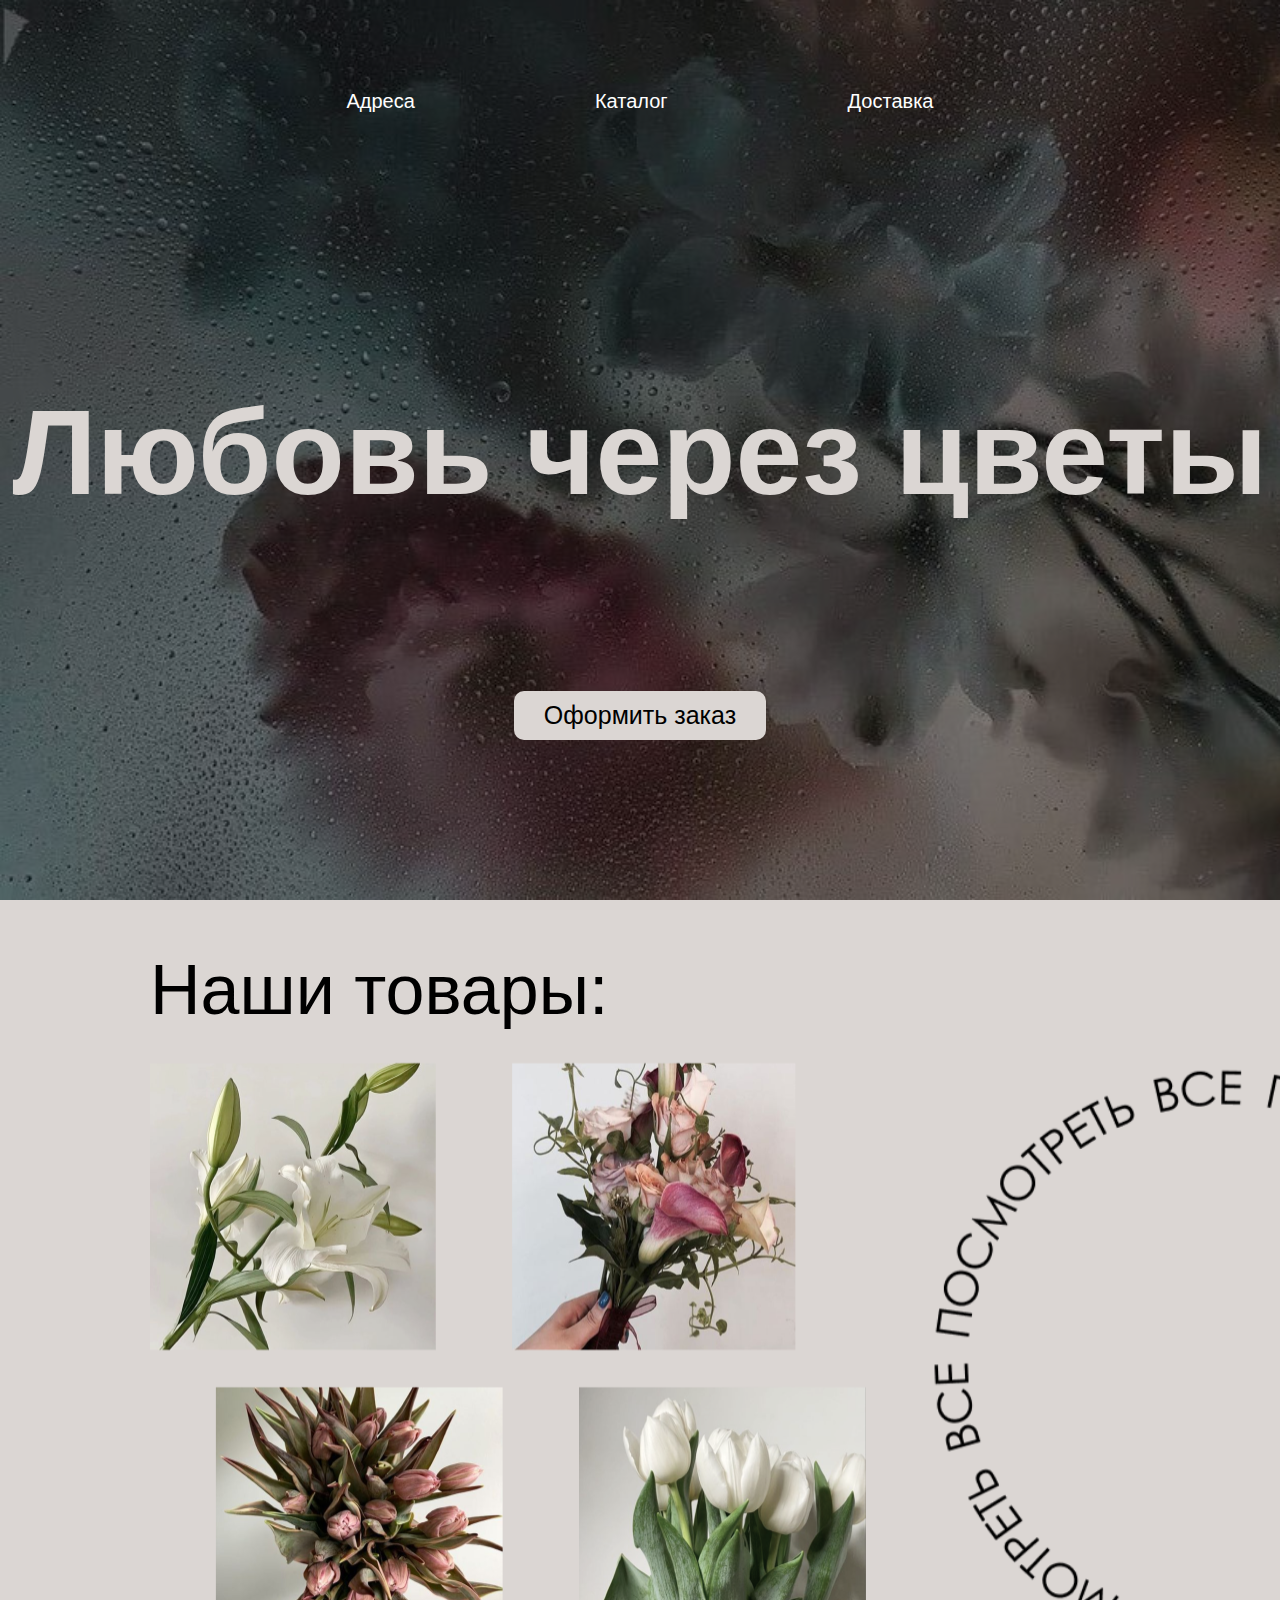
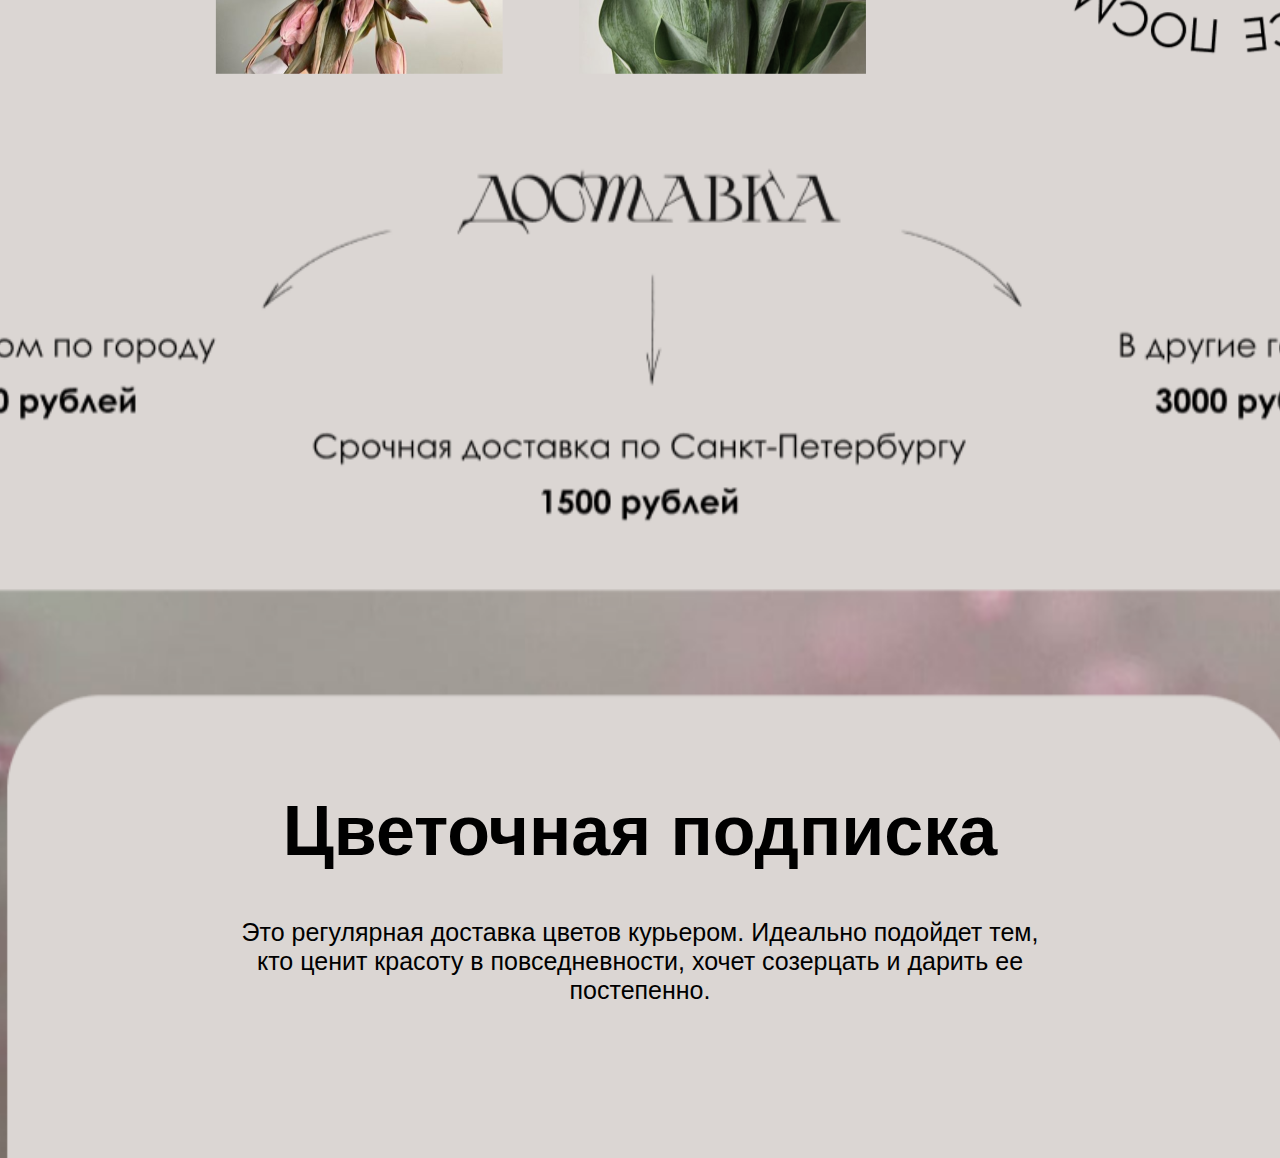
<file: index.html>
<!DOCTYPE html>
<html lang="en">
<head>
    <meta charset="UTF-8">
    <meta name="viewport" content="width=device-width, initial-scale=1.0">
    <title>Flowers_Site</title>
    <link rel="stylesheet" href="index.css">
</head>
<body>

    <section class="hero">
        <div class="overlay">
            <div class="content">
                <div class="top-bar">
                    <a href="" class="top-bar-link">Адреса</a>
                    <a href="./probnic.html" class="top-bar-link">Каталог</a>
                    <a href="" class="top-bar-link">Доставка</a>
                </div>
                <h1>Любовь через цветы</h1>
                <a href="#catalog" class="order-button">Оформить заказ</a>
            </div>
        </div>
    </section>

    <section id="catalog" class="products">
        <div class="section-heading">Наши товары:</div>
        <div class="product-content">
            <div class="product-imgs">
                <img class="product-img" src="glav_img/цветыверх.png" alt="картинки цветов сверху">
                <img src="glav_img/цветыниз.png" alt="картинки цветов снизу">
            </div>
            
            <img class="large-pic" src="glav_img/кнопка на каталог.png" alt="картинка посмотреть все" class="large-image">
        </div>
    </section>

    <section class="delivery">
        <div class="overlay">
            <div class="content">
                <h1>Цветочная подписка</h1>
                <p>Это регулярная доставка цветов курьером. Идеально подойдет тем, кто ценит красоту в повседневности, хочет созерцать и дарить ее постепенно.</p>
            </div>
        </div>
    </section>

</body>
</html>
</file>
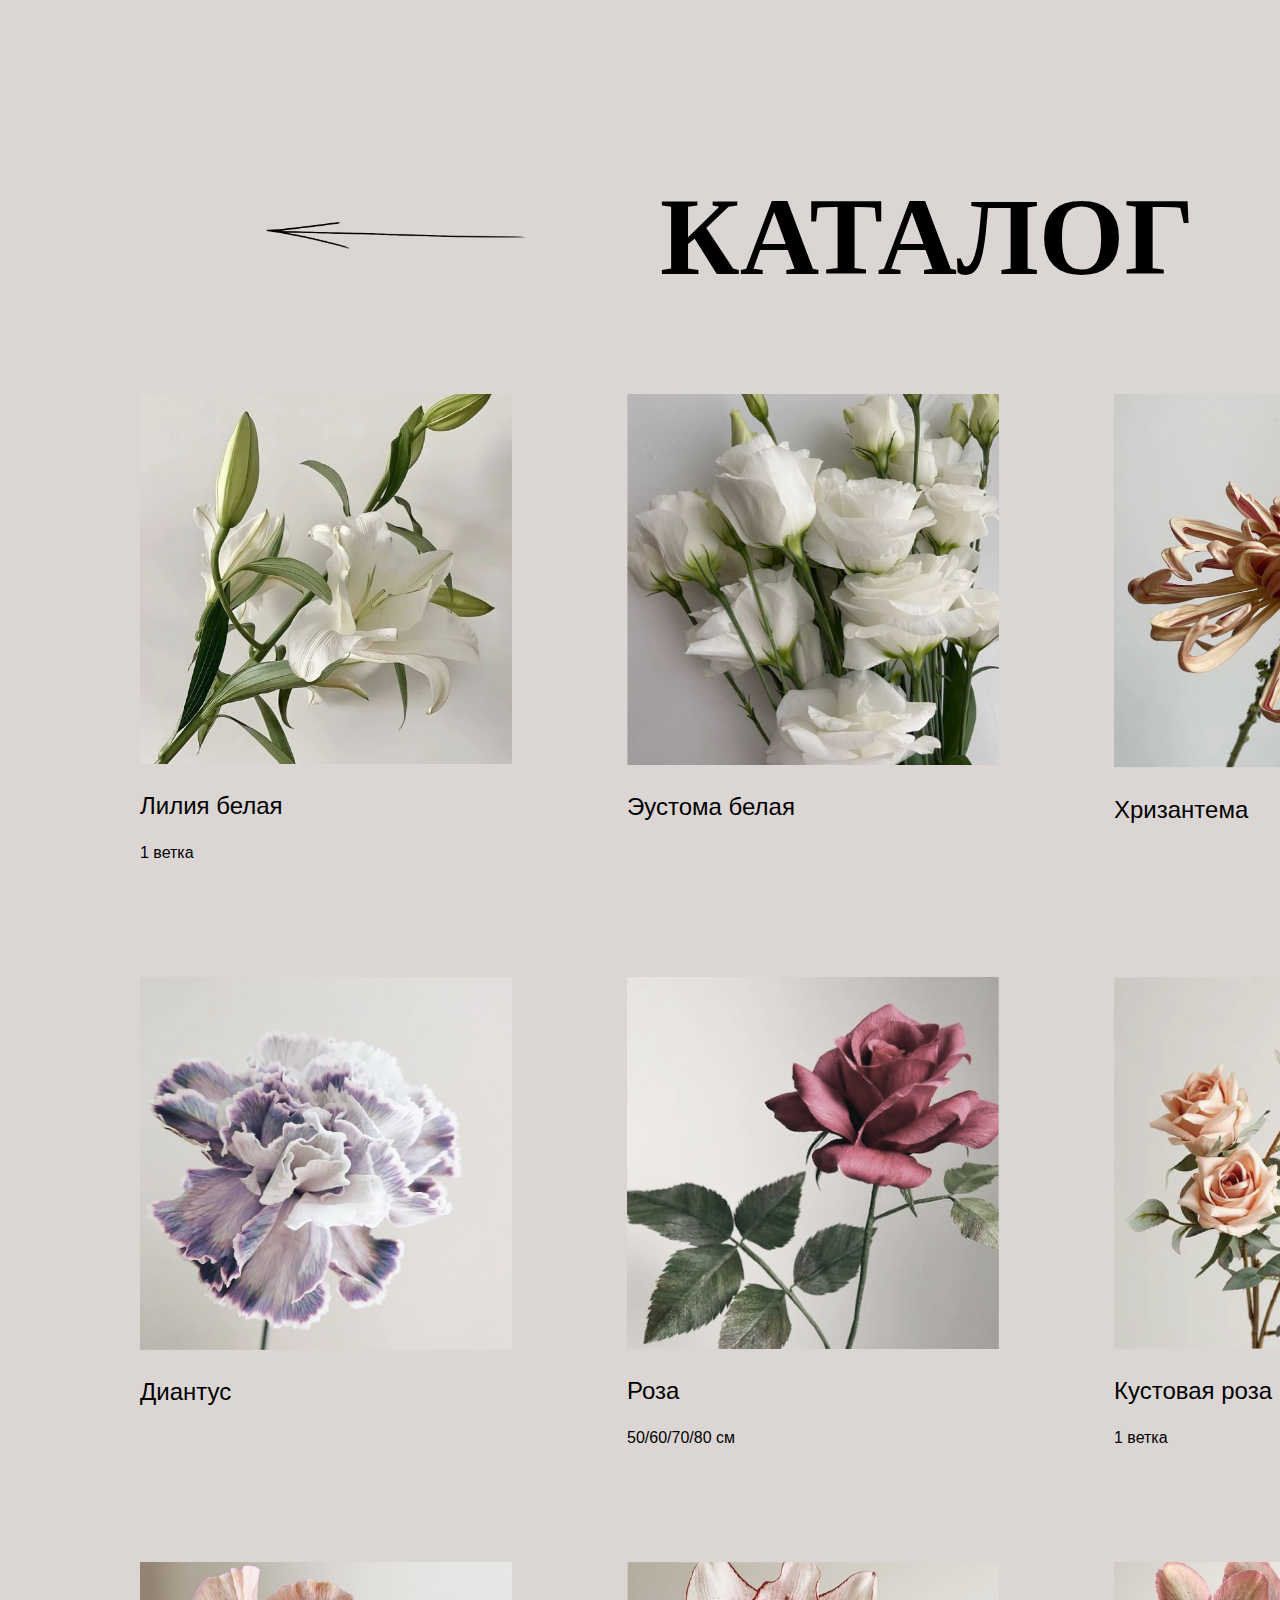
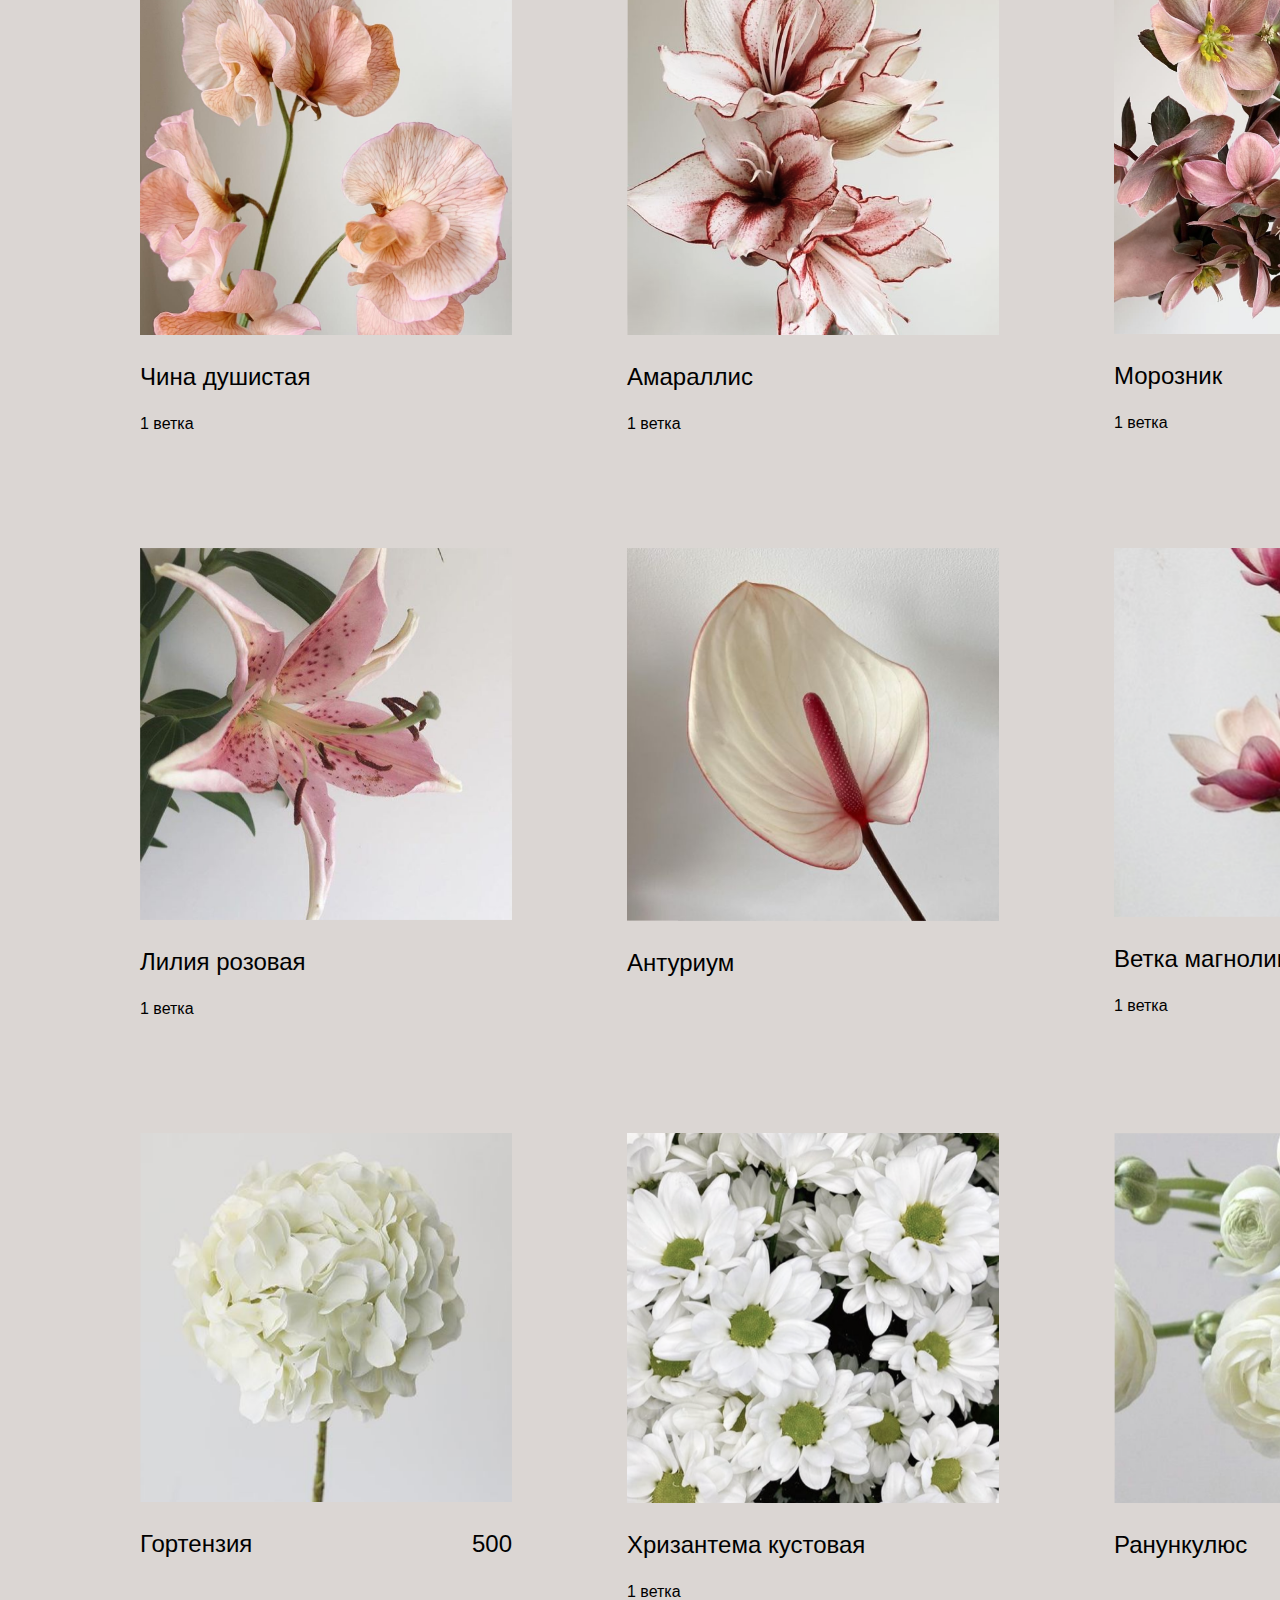
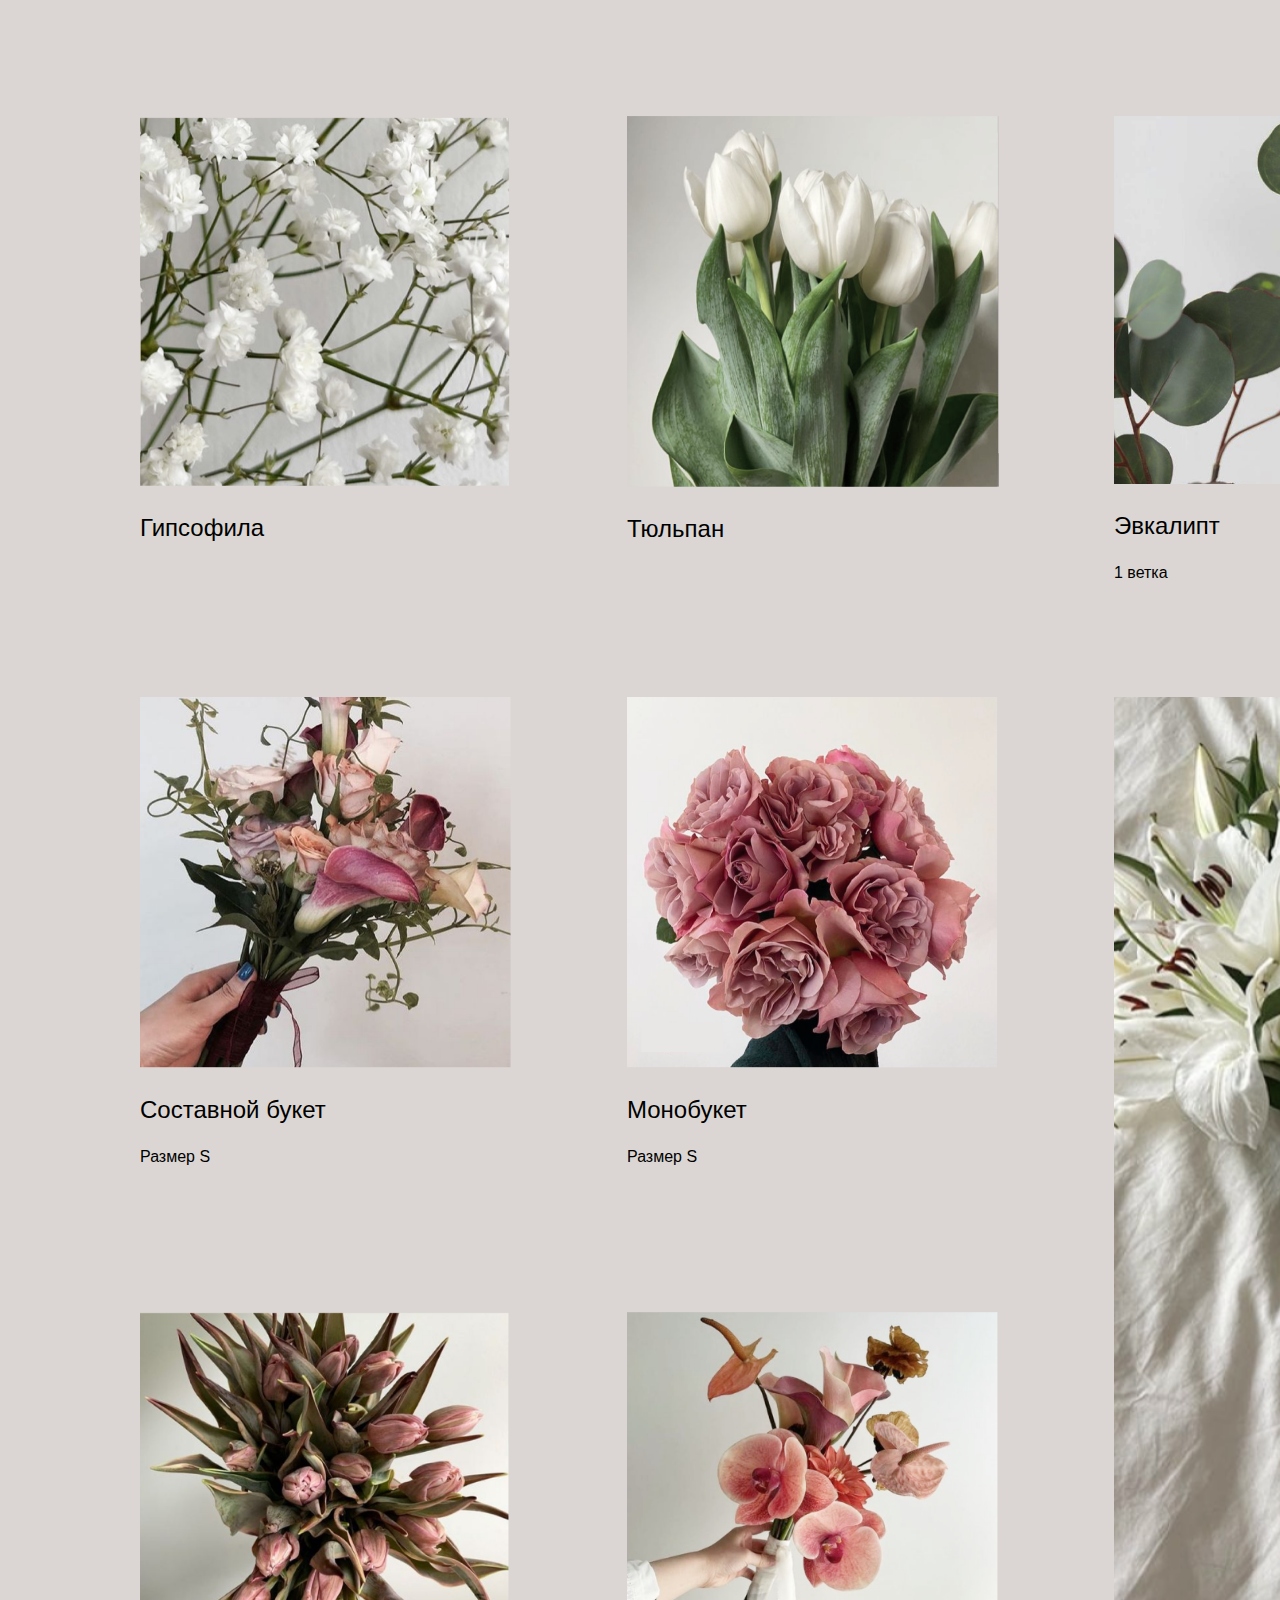
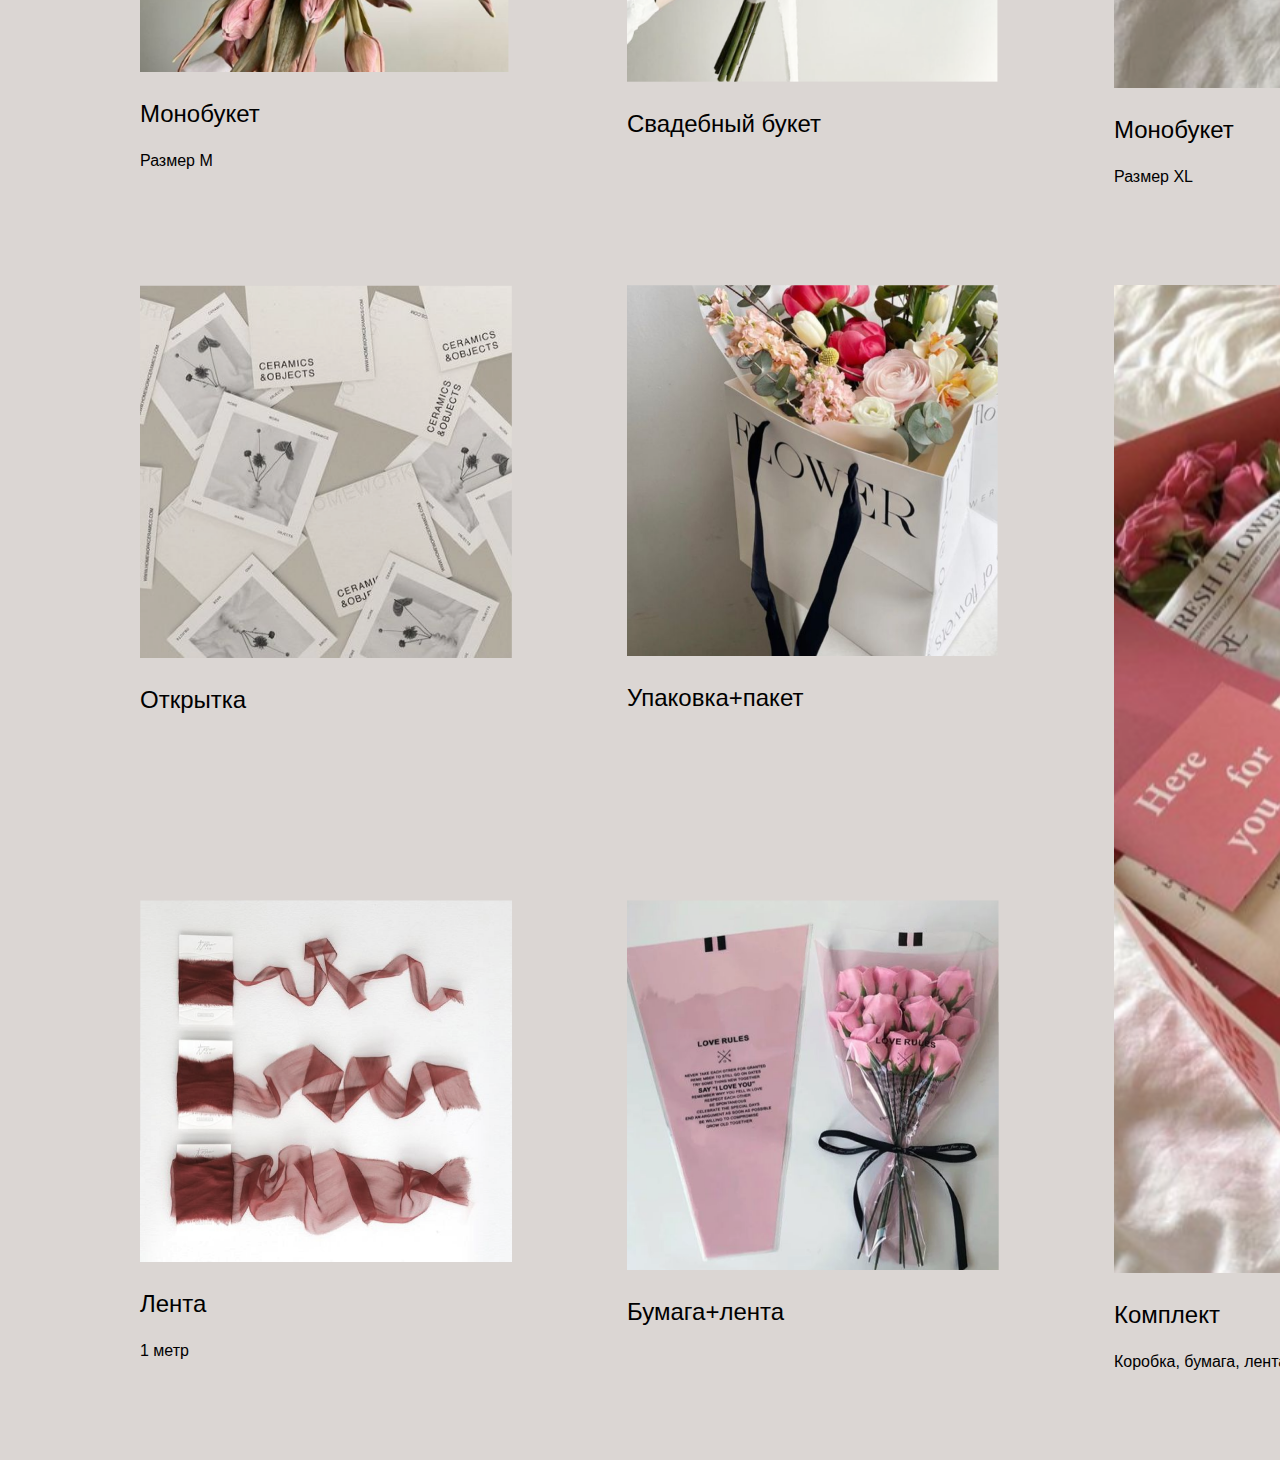
<file: probnic.html>
<!DOCTYPE html>
<html lang="en">
<head>
    <meta charset="UTF-8">
    <meta name="viewport" content="width=
    , initial-scale=1.0">
    <title>Любовь через цветы</title>
    <link rel="stylesheet" href="probnic.css">
</head>
<body>
<header>
    
    <a href="./index.html" class="top-bar-link">
        <img src="probnic_img/стрелка3ч.png" alt="стрелочка" style="
            width: 500px;
            height: 270px;
        ">
    </a>
    <h1>КАТАЛОГ</h1>
    
    
</header>

<div class="catalog-container">
<div class="item">
    <img src="probnic_img/1.png" alt="Цветок 1">
    <p class="item-text">Лилия белая</p>
    1 ветка
</div>
<div class="item">
    <img src="probnic_img/2.png" alt="Цветок 2">
    <p class="item-text">Эустома белая</p>
</div>
<div class="item">
    <img src="probnic_img/3.png" alt="Цветок 3">
    <p class="item-text">Хризантема</p>
</div>
<div class="item">
    <img src="probnic_img/4.png" alt="Цветок 4">
    <p class="item-text">Диантус</p>
</div>
<div class="item">
    <img src="probnic_img/5.png" alt="Цветок 5">
    <p class="item-text">Роза</p>
    50/60/70/80 cм
</div>
<div class="item">
    <img src="probnic_img/6.png" alt="Цветок 6">
    <p class="item-text">Кустовая роза</p>
    1 ветка
</div>
<div class="item">
    <img src="probnic_img/7.png" alt="Цветок 7">
    <p class="item-text">Чина душистая</p>
    1 ветка
</div>
<div class="item">
    <img src="probnic_img/8.png" alt="Цветок 8">
    <p class="item-text">Амараллис</p>
    1 ветка
</div>
<div class="item">
    <img src="probnic_img/9.png" alt="Цветок 9">
    <p class="item-text">Морозник</p>
    1 ветка
</div>
<div class="item">
    <img src="probnic_img/10.png" alt="Цветок 10">
    <p class="item-text">Лилия розовая</p>
    1 ветка
</div>
<div class="item">
    <img src="probnic_img/11.png" alt="Цветок 11">
    <p class="item-text">Антуриум</p>
</div>
<div class="item">
    <img src="probnic_img/12.png" alt="Цветок 12">
    <p class="item-text">Ветка магнолии</p>
    1 ветка
</div>
<div class="item">
    <img src="probnic_img/13.png" alt="Цветок 13">
    <div class="item-group">
        <p class="item-text">Гортензия</p>
        <p class="item-price">500</p>
    </div>
    
</div>
<div class="item">
    <img src="probnic_img/14.png" alt="Цветок 14">
    <p class="item-text">Хризантема кустовая</p>
    1 ветка
</div>
<div class="item">
    <img src="probnic_img/15.png" alt="Цветок 15">
    <p class="item-text">Ранункулюс</p>
</div>
<div class="item">
    <img src="probnic_img/16.png" alt="Цветок 16">
    <p class="item-text">Гипсофила</p>
</div>
<div class="item">
    <img src="probnic_img/17.png" alt="Цветок 17">
    <p class="item-text">Тюльпан</p>
</div>
<div class="item">
    <img src="probnic_img/18.png" alt="Цветок 18">
    <p class="item-text">Эвкалипт</p>
    1 ветка
</div>

<div class="item">
    <img src="probnic_img/19.png" alt="Цветок 19">
    <p class="item-text">Составной букет</p>
    Размер S
</div>
<div class="item">
    <img src="probnic_img/20.png" alt="Цветок 20">
    <p class="item-text">Монобукет</p>
    Размер S
</div>
<div class="item">
    <img src="probnic_img/21.png" alt="Цветок 21">
    <p class="item-text">Монобукет</p>
    Размер XL
</div>
<div class="item">
    <img src="probnic_img/22.png" alt="Цветок 22">
    <p class="item-text">Монобукет</p>
    Размер М
</div>

<div class="item">
    <img src="probnic_img/23.png" alt="Цветок 23">
    <p class="item-text">Свадебный букет</p>
</div>
<flex-direction>
    
</flex-direction>
<div class="item">
    <img src="probnic_img/25.png" alt="Цветок 25">
    <p class="item-text">Открытка</p>
</div>
<div class="item">
    <img src="probnic_img/26.png" alt="Цветок 26">
    <p class="item-text">Упаковка+пакет</p>
</div>
<div class="item">
    <img src="probnic_img/27.png" alt="Цветок 27">
    <p class="item-text">Комплект</p>
    Коробка, бумага, лента, открытка
</div>
<div class="item">
    <img src="probnic_img/28.png" alt="Цветок 28">
    <p class="item-text">Лента</p>
    1 метр
</div>
<div class="item">
    <img src="probnic_img/29.png" alt="Цветок 29">
    <p class="item-text">Бумага+лента</p>
</div>

</body>
</html>
</file>
<file: index.css>
body {
    margin: 0;
    font-family: "Century Gothic", sans-serif;
    scroll-behavior: smooth;
}

/* главная часть */
.hero {
    height: 100vh;
    background-image: url('glav_img/главная.jpg'); 
    background-size: cover;
    display: flex;
    justify-content: center;
    align-items: center;
    color: rgb(219, 214, 211);
}

.overlay {
    background-color: rgba(0, 0, 0, 0.5);
    width: 100%;
    height: 100%;
    display: flex;
    justify-content: center;
    align-items: center;
}

.content {
    text-align: center;
}

.top-bar {
    display: flex;
    justify-content: center;
    font-size: 20px;
    font-family: "Century Gothic", sans-serif;
    margin-top: -70px;
    width: 100%;
}

.top-bar > div {
    margin-right: 300px;
}

.top-bar-link{
    text-decoration: none;
    color: #fff;
    margin-right: 90px;
    margin-left: 90px;
}

h1 {
    font-size: 120px;
    font-family: "DRUZHOK", sans-serif;
    margin-top: 270px;
}

.order-button {
    display: inline-block;
    padding: 10px 30px;
    font-size: 25px;
    color: black;
    background-color: rgb(219, 214, 211);
    text-decoration: none;
    border-radius: 10px;
    margin-top: 90px;
}

/* товары */
.products {
    background-color: rgb(219, 214, 211);
    display: flex;
    justify-content: left;
    align-items: left;
    flex-direction: column;
    padding-top: 50px;
    padding-left: 150px;
    
}

.product-content {
    display: flex;
}

.large-pic {
    height: 600px;
    width: 600px;
}

.product-img {
    margin-bottom: 30px;
}

.section-heading {
    font-size: 70px;
    color: black;
    font-family: "DRUZHOK", sans-serif;
    margin-bottom: 30px;
}

.product-grid {
    display: grid;
    grid-template-columns: repeat(4, 1fr);
    gap: 20px;
}

.product-grid img {
    width: 80%;
    border-radius: 10px;
}

.large-image {
    grid-column: span 2;
}

/* "Доставка" */
.delivery {
    background-image: url('glav_img/низ.png');
    min-height: 1080px;
    background-position: center center;
    background-size: cover;
    display: flex;
    justify-content: center;
    align-items: center;
}

.delivery .overlay {
    background-color: none;
    padding: 0px; 
    border-radius: 0px;
    text-align: center;
    max-width: 0px;
}

.delivery h1 {
    font-size: 70px;
    color: black;
    font-family: "DRUZHOK", sans-serif;
    margin-top: 585px;
}

.content {
    min-width: 800px;
}
.delivery p {
    font-size: 25px;
    color: black;
    margin-top: 30px;
}
</file>
<file: probnic.css>
body {
    margin: 80px 100px 100px 140px;
    background-color: #DBD6D3;
    font-family: 'Century Gothic', sans-serif;
}
header {
    padding: 20px;
    display: flex;
    align-items: center;
    justify-content: space-between;
}
h1 {
    color: black;
    font-family: 'DRUZHOK';
    font-size: 110px;
    text-align: right;
}

.catalog-container {
    display: grid;
    grid-template-columns: repeat(3, 372px); 
    gap: 115px; 

}
.item {
    text-align: left;
    max-height: 500px;
}
.item img {
    width: 100%; 
    height: auto;
}
.item-group {
display: flex;
align-items: center;
justify-content: space-between;
}

.item-text {
    font-size: 24px;
    color: black;
}

.item-price {
    font-size: 24px;
    color: black;
}
</file>
